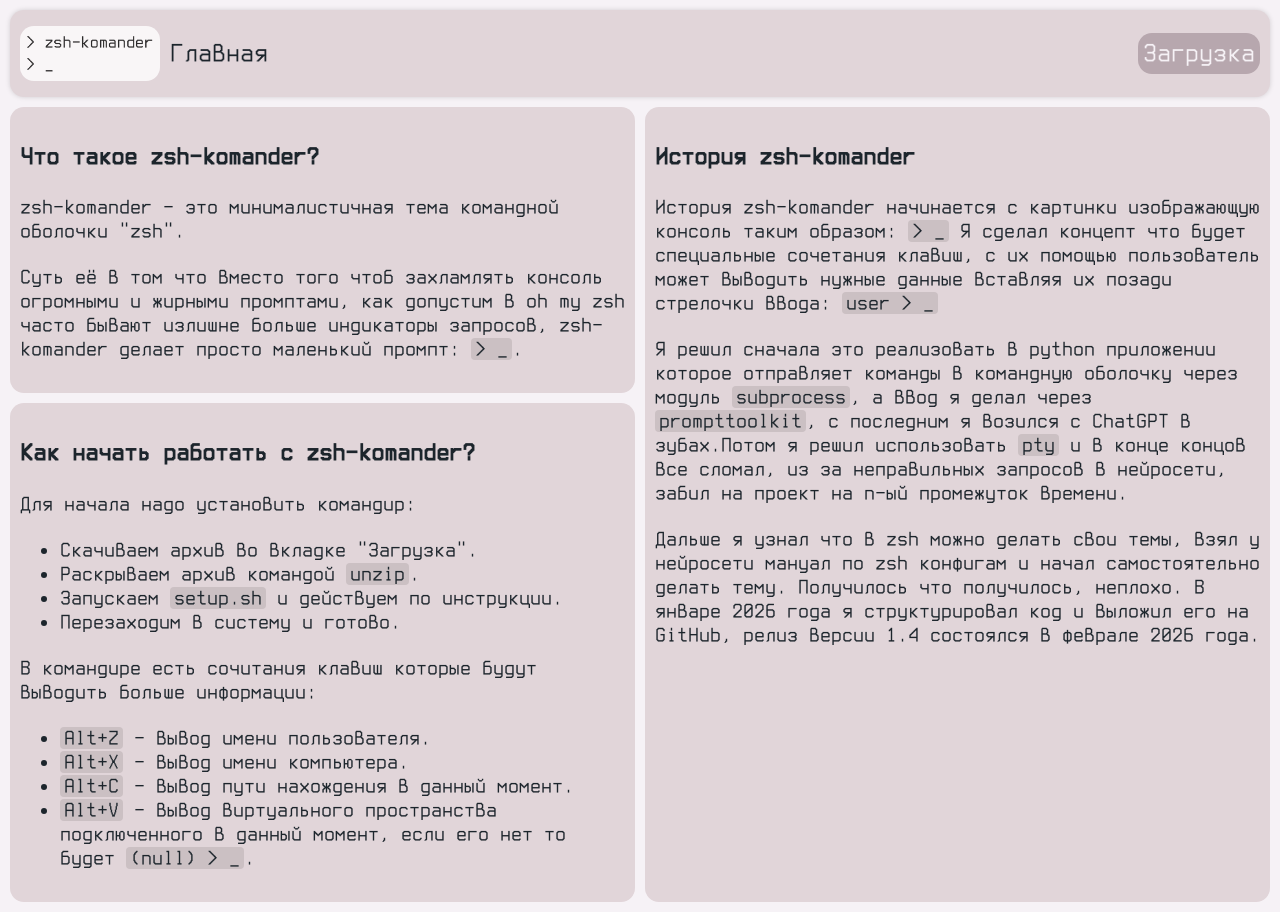
<file: docs/index.html>
<!DOCTYPE html>

<head>
	<title>zsh-komander</title>

	<meta charset="UTF-8">
	<meta name="viewport" content="width=device-width, initial-scale=1.0">
	<link rel="icon" href="img/zsh-komander-ico.png" sizes="32x32">

	<link rel="stylesheet" href="styles/buttons.css">
	<link rel="stylesheet" href="styles/cards.css">
	<link rel="stylesheet" href="styles/head.css">
	<link rel="stylesheet" href="styles/other.css">
</head>

<body>
	<div id="header">
		<img id="site_general" alt="komander" src="img/zsh-komander-to-site.png">
		<p id="page_title">Главная</p>
		<div id="header_buttons">
			<button class="header_button" id="goto_download">Загрузка</button>
		</div>
	</div>

	<div id="helper">
		<div class="card">
			<h3>Что такое zsh-komander?</h3>
			<p>zsh-komander - это минималистичная тема командной оболочки "zsh".</p>
			<p>Суть её в том что вместо того чтоб захламлять консоль огромными и жирными промптами, как допустим в oh my zsh часто бывают излишне больше индикаторы запросов, zsh-komander делает просто маленький промпт: <span class="code"><span class="arrower"></span> _</span>.</p>
		</div>
		<div class="card">
			<h3>Как начать работать с zsh-komander?</h3>
			<p>Для начала надо установить командир:</p>
			<ul>
				<li>Скачиваем архив во вкладке "Загрузка".</li>
				<li>Раскрываем архив командой <span class="code">unzip</span>.</li>
				<li>Запускаем <span class="code">setup.sh</span> и действуем по инструкции.</li>
				<li>Перезаходим в систему и готово.</li>
			</ul>
			<p>В командире есть сочитания клавиш которые будут выводить больше информации:</p>
			<ul>
				<li><span class="code">Alt+Z</span> - вывод имени пользователя.</li>
				<li><span class="code">Alt+X</span> - вывод имени компьютера.</li>
				<li><span class="code">Alt+C</span> - вывод пути нахождения в данный момент.</li>
				<li><span class="code">Alt+V</span> - вывод виртуального пространства подключенного в данный момент, если его нет то будет <span class="code">(null) <span class="arrower"></span> _</span>.</li>
			</ul>
		</div>
		<div class="card card_gen_2">
			<h3>История zsh-komander</h3>
			<p>История zsh-komander начинается с картинки изображающую консоль таким образом: <span class="code"><span class="arrower"></span> _</span> Я сделал концепт что будет специальные сочетания клавиш, с их помощью пользователь может выводить нужные данные вставляя их позади стрелочки ввода: <span class="code">user <span class="arrower"></span> _</span></p>
			<p>Я решил сначала это реализовать в python приложении которое отправляет команды в командную оболочку через модуль <span class="code">subprocess</span>, а ввод я делал через <span class="code">prompttoolkit</span>, с последним я возился с ChatGPT в зубах.Потом я решил использовать <span class="code">pty</span> и в конце концов все сломал, из за неправильных запросов в нейросети, забил на проект на n-ый промежуток времени.</p>
			<p>Дальше я узнал что в zsh можно делать свои темы, взял у нейросети мануал по zsh конфигам и начал самостоятельно делать тему. Получилось что получилось, неплохо. В январе 2026 года я структурировал код и выложил его на GitHub, релиз версии 1.4 состоялся в феврале 2026 года.</p>
		</div>
	</div>
</body>

<script type="module" src="src/goto.js"></script>
</file>
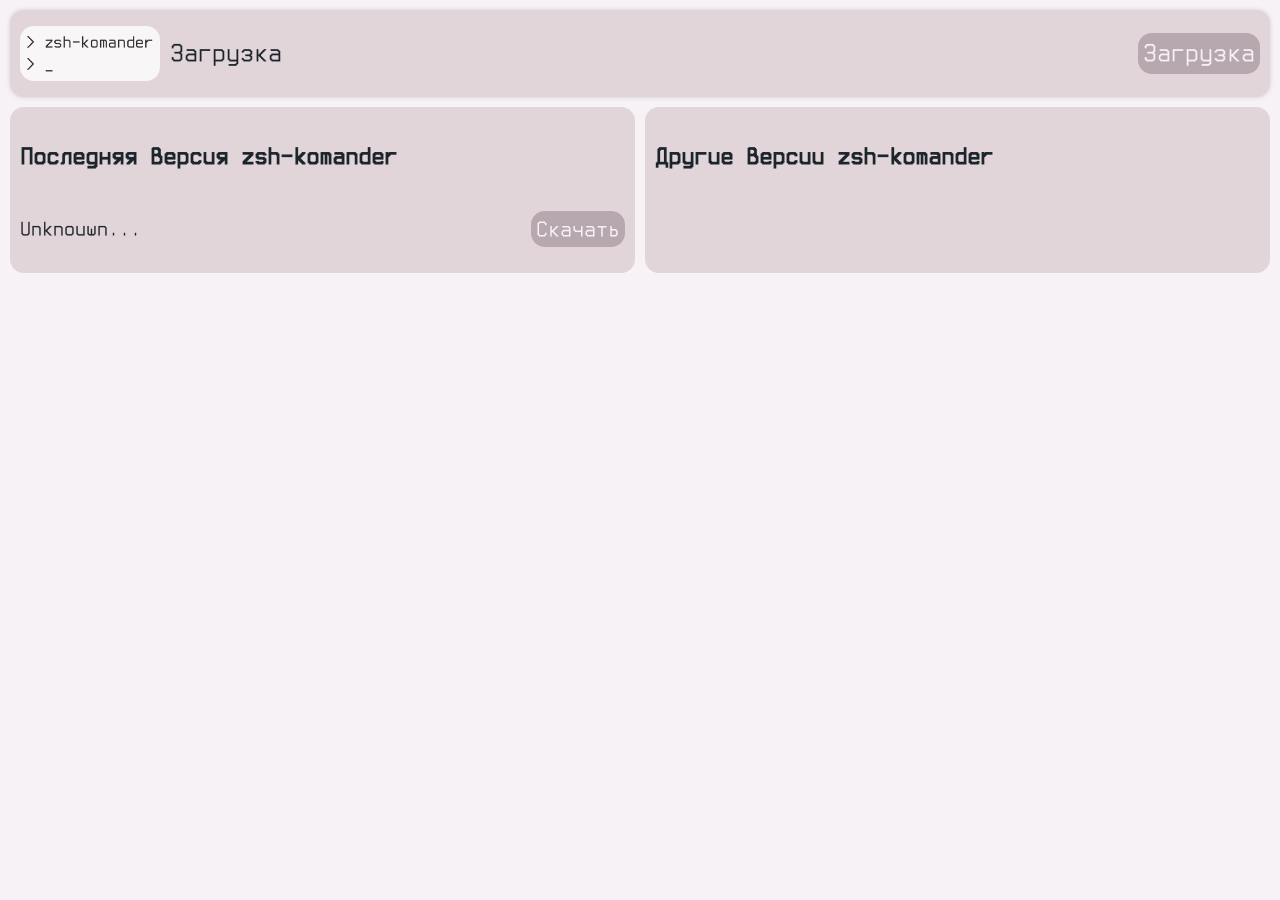
<file: docs/download.html>
<!DOCTYPE html>

<head>
	<title>zsh-komander</title>

	<meta charset="UTF-8">
	<meta name="viewport" content="width=device-width, initial-scale=1.0">
	<link rel="icon" href="img/zsh-komander-ico.png" sizes="32x32">

	<link rel="stylesheet" href="styles/buttons.css">
	<link rel="stylesheet" href="styles/cards.css">
	<link rel="stylesheet" href="styles/head.css">
	<link rel="stylesheet" href="styles/other.css">
</head>

<body>
	<div id="header">
		<img id="site_general" alt="komander" src="img/zsh-komander-to-site.png">
		<p id="page_title">Загрузка</p>
		<div id="header_buttons">
			<button class="header_button" id="goto_download">Загрузка</button>
		</div>
	</div>
	<div id="helper">
		<div class="card">
			<h3>Последняя версия zsh-komander</h3>
			<div class="dwn_btn_div">
				<p id="latest_ver">Unknouwn...</p>
				<button type="button" id="dwn_latest" class="dwn_button">Скачать</button>
			</div>
		</div>
		<div class="card" id="oth_dwn_card">
			<h3>Другие версии zsh-komander</h3>
		</div>
	</div>
</body>

<script type="module" src="src/goto.js"></script>
<script type="module" src="src/downloads_github_auto.js"></script>
</file>
<file: docs/styles/buttons.css>
:root {
	/* Настройки базовой кнопки */

	--button-color: #B7A7AE; /* Цвет кнопки */
	--button-text-color: #F6F2F6; /* Цвет текста на кнопке */
	--button-border-radius: 14px; /* Радиус угла */
	--button-padding: 5px; /* Внутренние отступы кнопки */
	--button-anim-time: 0.1s; /* Скорость анимации кнопки */
}

button {
	/* Описание базовой кнопки */

	background-color: var(--button-color);
	color: var(--button-text-color);
	border-radius: var(--button-border-radius);
	padding: var(--button-padding);
	border: 0;
	appearance: none;
	transition: background-color, var(--button-anim-time) ease;
}

button:disabled {
	background-color: gray;	
}

button:hover {
	/* Описание действий при наведении на кнопку */

	background-color: color-mix(in srgb, var(--button-color), black 5%);
}

button:active {
	/* Описание действий при нажатии на кнопку */

	background-color: color-mix(in srgb, var(--button-color), black 10%);
}
</file>
<file: docs/styles/cards.css>
/* .card       - сама карточка.
 * #helper     - контейнер с карточками.
 * .card_title - наименование карточки.
 * */

@font-face {
	font-family: "Terminus";
	src: url('Terminus.ttf') format("ttf");
	font-weight: normal;
	font-style: normal;
	image-rendering: pixelated;
	font-smooth: never;
	font-display: swap;
}

:root {
	/* Настройка карточки */

	--card-color: #E1D5D9; /* Цвет карточки */
	--card-border-radius: 14px; /* Значение скругления краев карточки */
	--card-padding: 10px; /* Внутреннее растояние содержимого карточки от краев */
	--card-font-family: "Terminus"; /* Шрифт карточки */
	--card-font-size: 22px; /* Размер шрифта карточки */
	--card-title-size: 28px; /* Размер наименования карточки */
	--card-text-color: #1C252C; /* Цвет текста на карточке */
	--card-anim-speed: 0.1s; /* Скорость анимации карточки */

	/* Настройка контейнера с карточками */

	--helper-columns: 1fr 1fr; /* Колонки контейнера */
	--helper-gap: 10px; /* Расстояние между карточками */
	--helper-margin: 10px; /* Растояние между контейнером и экраном */
	--helper-mobile-columns: 1fr; /* Колонки контейнера на малом экране */
}

.card {
	/* Описание внешнего вида карточки */
	
	background-color: var(--card-color);
	border-radius: var(--card-border-radius);
	padding: var(--card-padding);
	transition: background-color var(--card-anim-speed) ease-in-out;

	/* Описание текста карточки */
	
	font-size: var(--card-font-size);
	font-family: var(--card-font-family);
	color: var(--card-text-color);

}

.card:hover {
	background-color: color-mix(in srgb, var(--card-color), black 5%); /* Затеменние при наведении */
}

.card_title {
	/* Описание наименования карточки */
	
	color: var(--card-text-color);
	font-size: var(--card-title-size);
	font-family: var(--card-font-family);
}

#helper {
	/* Описание контейнера */

	display: grid;
	grid-template-columns: var(--helper-columns);
	gap: var(--helper-gap);
	margin: var(--helper-margin);
}

/* Совместимость */

@media (max-width: 800px) {
	#helper {
		grid-template-columns: var(--helper-mobile-columns);
	}
}

@media (max-width: 650px) {
	:root {
		--card-title-size: 24px;
	}
}
</file>
<file: docs/styles/head.css>
/* #header         - сама голова сайта.
 * .header_button  - кнопка на голове сайта.
 * #header_buttons - кнопки на голове сайта.
 * #page_title     - название страницы.
 * #site_general   - название сайта.
 * */

@font-face {
	font-family: "Terminus";
	src: url('./Terminus.ttf') format("truetype");
	font-weight: normal;
	font-style: normal;
	image-rendering: pixelated;
	font-smooth: never;
	font-display: swap;
}

:root {
	/* Настройка головы сайта */

	--header-max-top: 0; /* Граница где клейкость пропадает */
	--header-color: #E1D5D9; /* Цвет головы */
	--header-text-color: #1C252C; /* Цвет текста */
	--header-shadow-pos: 0px 0px 5px; /* Позиция тени головы */
	--header-shadow-color: rgba(0, 0, 0, 0.15); /* Цвет тени головы */
	--header-padding: 10px; /* Внутренний отступ головы */
	--header-margin: 10px; /* Внешний отступ головы */
	--header-font-size: 28px; /* Размер шрифта в голове */
	--header-gap: 10px; /* Отступ между элементами головы */
	--header-border-radius: 14px; /* Скругление углов */
	--header-font-family: "Terminus"; /* Шрифт головы */
	
	/* Настройка остальных элементов головы */
	--header-addition-color: black; /* Цвет фона для остальных элементов */
	--header-addition-opacity: 0.5; /* Прозрачность для остальных элементов */
}

#header {
	/* Описание области головы сайта */

	top: var(--header-max-top);
	box-shadow: var(--header-shadow-pos) var(--header-shadow-color);
	background-color: var(--header-color);
	color: var(--header-text-color);
	padding-left: var(--header-padding);
	padding-right: var(--header-padding);
	margin: var(--header-margin);
	font-size: var(--header-font-size);
	gap: var(--header-gap);
	border-radius: var(--header-border-radius);	
	font-family: var(--header-font-family);
	align-items: center;
	display: flex;
	flex-direction: row;
	position: sticky;
	z-index: 15;
}

#page_title {
	display: block;
}

#header_buttons {
	/* Описание области кнопок головы сайта */
	
	font-family: var(--header-font-family);
	gap: var(--header-gap);
	margin-left: auto;
	display: flex;
	flex-direction: row;
	align-items: center;
}

.header_button {
	/* Описание кнопок головы сайта */

	font-size: var(--header-font-size);
	font-family: var(--header-font-family);
}

#site_general {
	/* Описание названия сайта */

	width: 5em;
	transition: opacity 0.1s ease;
	opacity: 0.8;
	border-radius: 14px;
}

#site_general:hover {
	cursor: pointer;
	opacity: 1;
}

#site_general:active {
	opacity: 0.9;
}

/* Совместимость */

@media (max-width: 800px) {
	#header {
		padding: var(--header-padding); /* Внутренние отступы головы по всем краям */
	}

	#page_title {
		display: none;
	}
}

/* Максимальный размер экрана при котором видно название страницы */

@media (max-width: 650px) {
	#header_buttons {
		flex-direction: column; /* Расстановка кнопок в колонку */
	}

	#site_general::after {
		content: "_";
	}
}
</file>
<file: docs/styles/other.css>
@font-face {
	font-family: "Terminus";
	src: url('Terminus.ttf') format("ttf");
	font-weight: normal;
	font-style: normal;
	image-rendering: pixelated;
	font-smooth: never;
	font-display: swap;
}

a {
	color: #46656F;
}

body {
	padding: 0;
	margin: 0;
	background-color: #F6F2F6;
}

@media (min-width: 800px) {
	.card_gen_2 {
		grid-row: 1 / 2 span;
		grid-column: 2;
	}
}

.arrower::before {
	content: ">";
	display: inline-block;
	z-index: 15;
}

hr {
	margin-left: 14px;
	margin-right: 14px;
	border-radius: 1px;
	color: #58545B;
}

.code {
	background-color: color-mix(in srgb, #E1D5D9, black 10%);
	border-radius: 4px;
	padding-left: 4px;
	padding-right: 4px;
	transition: background-color ease 0.1s;
}

.card:hover .code {
	background-color: color-mix(in srgb, #E1D5D9, black 15%);
}

summary {
	list-style: none;
	font-size: 22px;
	font-weight: bold;
}

summary::-webkit-details-marker {
	display: none;
}

summary:hover {
	cursor: pointer;
}

summary::before {
	content: ">";
	display: inline-block;
	margin-right: 0.5em;
	z-index: 1;
}

details[open] summary::before {
	transform: rotate(90deg);
}

.dwn_button {
	font-size: 24px;
	font-family: "Terminus";
	margin-left: auto;
}

.dwn_btn_div {
	display: flex;
	flex-direction: row;
	align-items: center;
}
</file>
